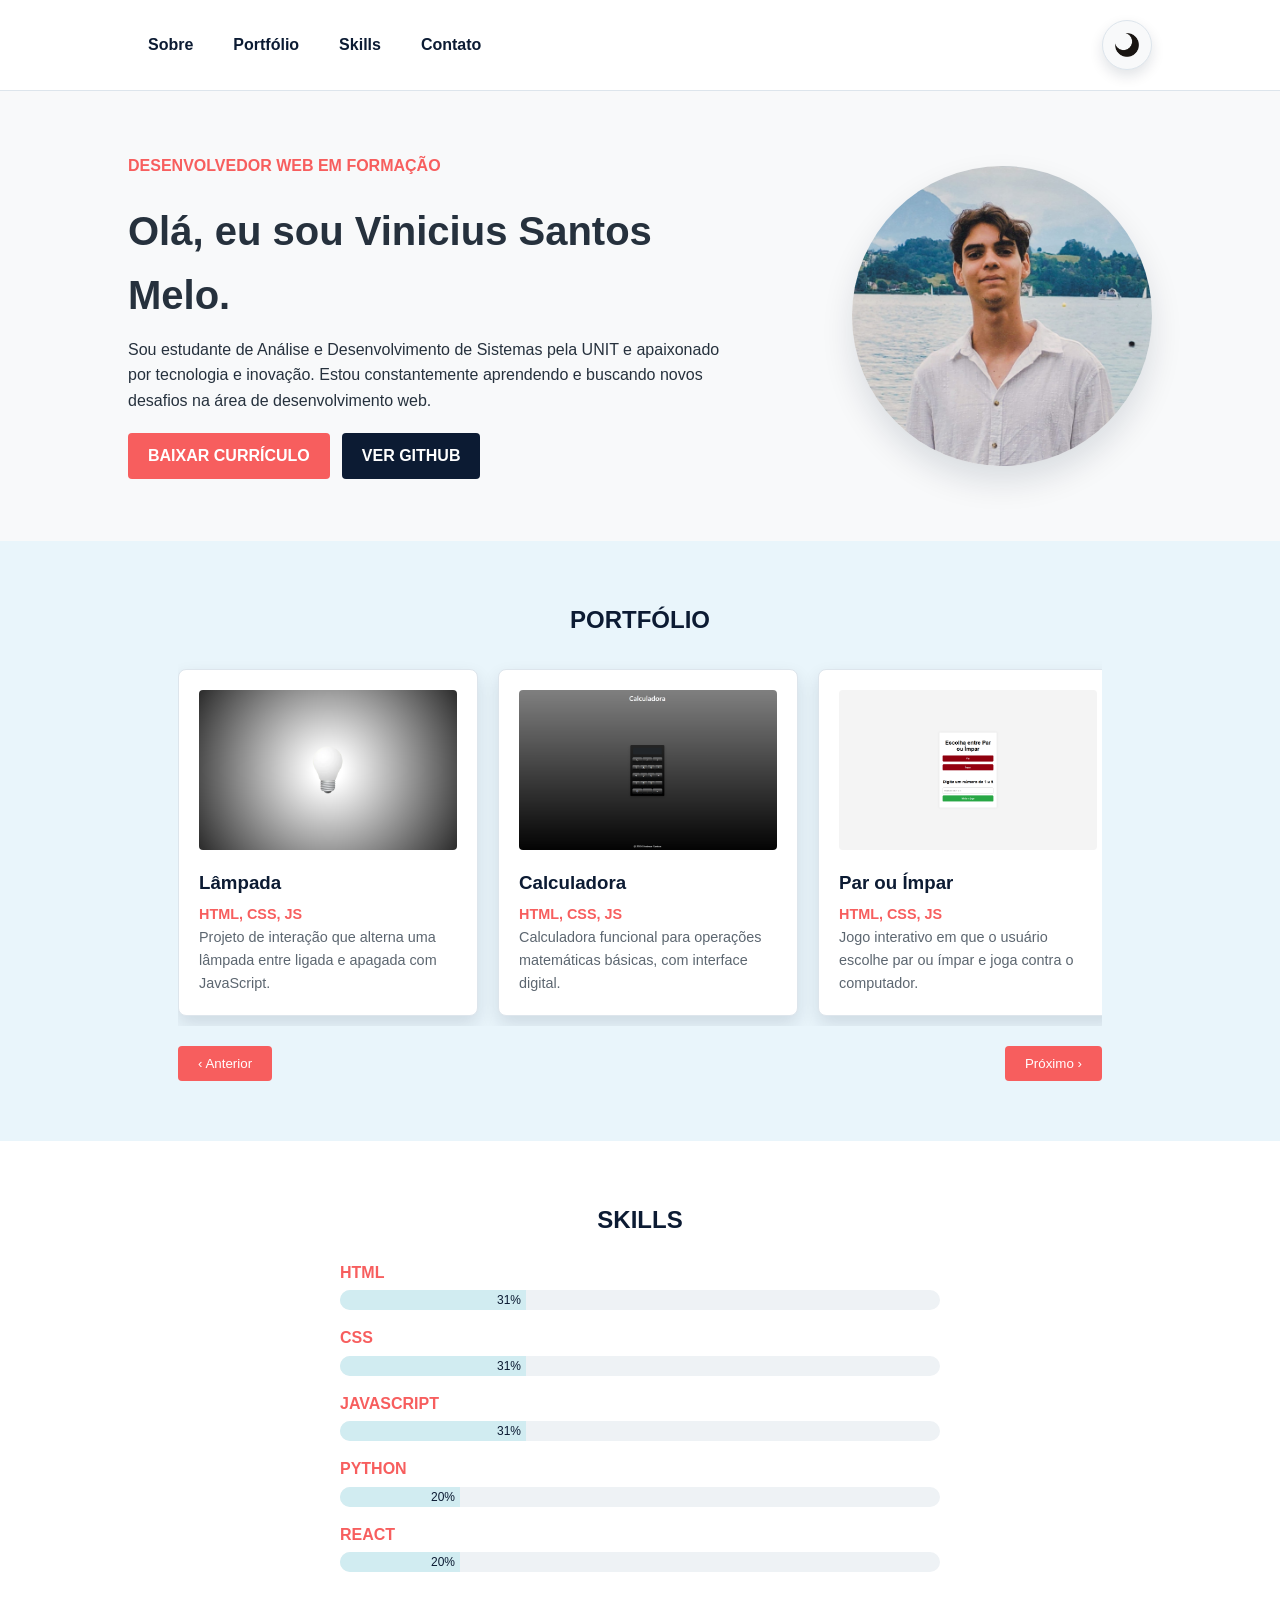
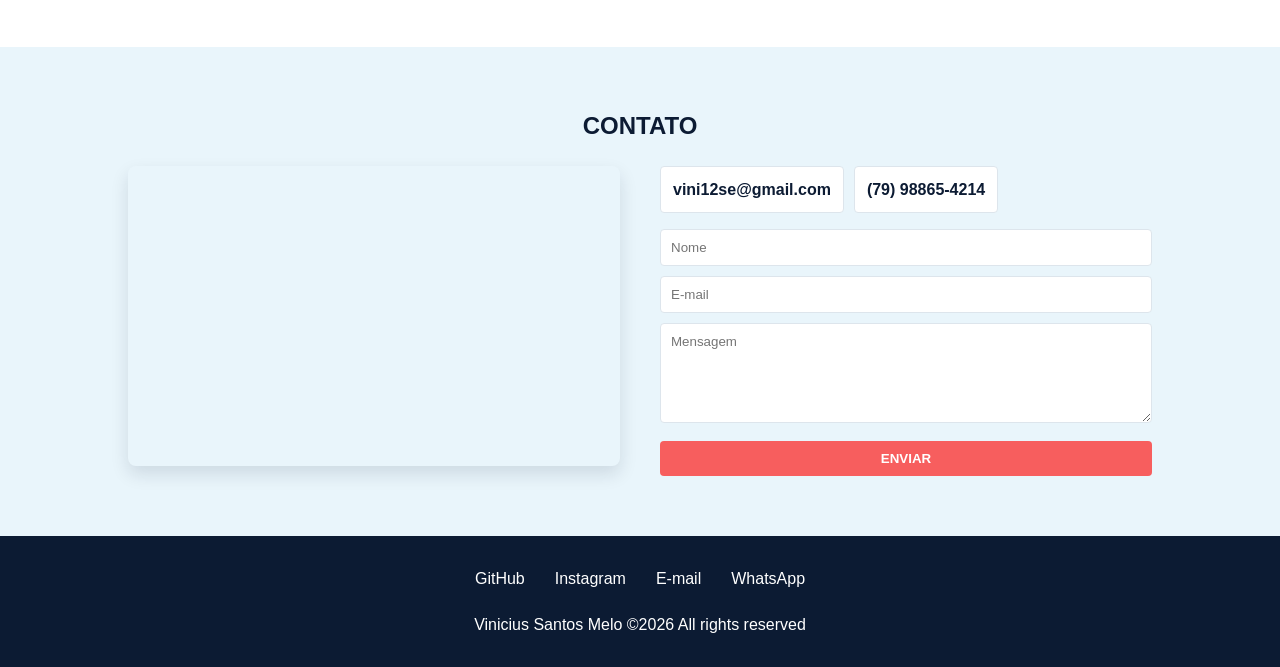
<file: index.html>
<!DOCTYPE html>
<html lang="pt-BR">

<head>
    <meta charset="UTF-8" />
    <meta name="viewport" content="width=device-width, initial-scale=1.0" />
    <meta name="description" content="Portfólio de Vinicius Santos Melo, estudante de Análise e Desenvolvimento de Sistemas e desenvolvedor web em formação.">
    <title>Vinicius Santos Melo - Portfólio</title>
    <link rel="stylesheet" href="style.css">
    <link rel="icon" href="assets/icon.png">
</head>

<body>
    <header>
        <nav aria-label="Navegação principal">
            <ul class="nav-links">
                <li><a href="#about">Sobre</a></li>
                <li><a href="#portfolio">Portfólio</a></li>
                <li><a href="#skills">Skills</a></li>
                <li><a href="#contact">Contato</a></li>
            </ul>
            <div class="burger" aria-label="Abrir menu" role="button" tabindex="0">
                <div class="line1"></div>
                <div class="line2"></div>
                <div class="line3"></div>
            </div>
        </nav>
        <button id="darkModeToggle" class="dark-mode-toggle" aria-label="Alternar tema">
            <img src="assets/moon.png" class="dark-mode-icon" alt="Modo escuro">
            <img src="assets/sun.png" class="dark-mode-icon" alt="Modo claro" style="display: none;">
        </button>
    </header>

    <section class="hero" id="about">
        <div class="hero-text">
            <p class="eyebrow">Desenvolvedor Web em formação</p>
            <h1>Olá, eu sou Vinicius Santos Melo.</h1>
            <p>Sou estudante de Análise e Desenvolvimento de Sistemas pela UNIT e apaixonado por tecnologia e inovação. Estou constantemente aprendendo e buscando novos desafios na área de desenvolvimento web.</p>
            <div class="hero-actions">
                <a href="assets/curriculo-vinicius-santos-melo.pdf" download class="btn">BAIXAR CURRÍCULO</a>
                <a href="https://github.com/ViniciusMelo01/PortF-lio-pessoal" target="_blank" rel="noopener noreferrer" class="btn btn-secondary">VER GITHUB</a>
            </div>
        </div>
        <img src="assets/foto-vinicius.jpeg" alt="Foto de Vinicius Santos Melo">
    </section>

    <section class="portfolio" id="portfolio">
        <h2>PORTFÓLIO</h2>
        <div class="carousel-wrapper">
            <div class="carousel-container">
                <div class="carousel-track" id="carouselTrack">
                    <a href="Portfólio/lampada/Lâmpada - Atividade/Lampada - Atividade/index.html" target="_blank" rel="noopener noreferrer" class="portfolio-item">
                        <img src="assets/cover-lampada.png" alt="Projeto Lâmpada">
                        <h3>Lâmpada</h3>
                        <p>HTML, CSS, JS</p>
                        <p>Projeto de interação que alterna uma lâmpada entre ligada e apagada com JavaScript.</p>
                    </a>
                    <a href="Portfólio/calculadora/atividade/atividade/index.html" target="_blank" rel="noopener noreferrer" class="portfolio-item">
                        <img src="assets/cover-calculadora.png" alt="Projeto Calculadora">
                        <h3>Calculadora</h3>
                        <p>HTML, CSS, JS</p>
                        <p>Calculadora funcional para operações matemáticas básicas, com interface digital.</p>
                    </a>
                    <a href="Portfólio/impar-ou-par/Atv.Lista tarefa/atividade_lista_tarefas/index.html" target="_blank" rel="noopener noreferrer" class="portfolio-item">
                        <img src="assets/cover-impar-ou-par.png" alt="Projeto Par ou Ímpar">
                        <h3>Par ou Ímpar</h3>
                        <p>HTML, CSS, JS</p>
                        <p>Jogo interativo em que o usuário escolhe par ou ímpar e joga contra o computador.</p>
                    </a>
                    <a href="Portfólio/lista-de-tarefas/atividade_lista_tarefas/index.html" target="_blank" rel="noopener noreferrer" class="portfolio-item">
                        <img src="assets/cover-lista-tarefas.svg" alt="Projeto Lista de Tarefas">
                        <h3>Lista de Tarefas</h3>
                        <p>HTML, CSS, JS</p>
                        <p>Aplicação simples para adicionar e remover tarefas com persistência no navegador.</p>
                    </a>
                    <a href="Portfólio/selecione-um-carro/SELECIONE UM CARRO/index.html" target="_blank" rel="noopener noreferrer" class="portfolio-item">
                        <img src="assets/cover-selecione-carro.png" alt="Projeto Selecione um Carro">
                        <h3>Selecione um Carro</h3>
                        <p>HTML, CSS, JS</p>
                        <p>Experiência interativa para escolher carros, acelerar, desacelerar e visualizar a corrida.</p>
                    </a>
                </div>
            </div>
            <div class="carousel-buttons">
                <button class="prev" type="button" aria-label="Projeto anterior">‹ Anterior</button>
                <button class="next" type="button" aria-label="Próximo projeto">Próximo ›</button>
            </div>
        </div>
    </section>

    <section class="skills" id="skills">
        <h2>SKILLS</h2>
        <div class="skill">
            <div class="label">HTML</div>
            <div class="progress">
                <div class="progress-bar" style="width: 0%;">90%</div>
            </div>
        </div>
        <div class="skill">
            <div class="label">CSS</div>
            <div class="progress">
                <div class="progress-bar" style="width: 0%;">90%</div>
            </div>
        </div>
        <div class="skill">
            <div class="label">JAVASCRIPT</div>
            <div class="progress">
                <div class="progress-bar" style="width: 0%;">50%</div>
            </div>
        </div>
        <div class="skill">
            <div class="label">PYTHON</div>
            <div class="progress">
                <div class="progress-bar" style="width: 0%;">20%</div>
            </div>
        </div>
        <div class="skill">
            <div class="label">REACT</div>
            <div class="progress">
                <div class="progress-bar" style="width: 0%;">20%</div>
            </div>
        </div>
    </section>

    <section class="contact" id="contact">
        <h2>CONTATO</h2>
        <div class="contact-container">
            <div class="map-container">
                <iframe
                    title="Localização aproximada"
                    src="https://www.google.com/maps/embed?pb=!1m18!1m12!1m3!1d3916.8948527524153!2d-37.07951712408035!3d-10.971308689189572!2m3!1f0!2f0!3f0!3m2!1i1024!2i768!4f13.1!3m3!1m2!1s0x71ab17376de3a13%3A0xdc179b0e5e69f916!2sBem%20Viver%20Residencial%20Clube!5e0!3m2!1spt-BR!2sbr!4v1748649735482!5m2!1spt-BR!2sbr"
                    width="600" height="450" style="border:0;" allowfullscreen="" loading="lazy"
                    referrerpolicy="no-referrer-when-downgrade"></iframe>
            </div>
            <div class="form-container">
                <div class="contact-links">
                    <a href="mailto:vini12se@gmail.com">vini12se@gmail.com</a>
                    <a href="https://wa.me/5579988654214" target="_blank" rel="noopener noreferrer">(79) 98865-4214</a>
                </div>
                <form id="contactForm">
                    <input type="text" name="nome" placeholder="Nome" required />
                    <input type="email" name="email" placeholder="E-mail" required />
                    <textarea name="mensagem" placeholder="Mensagem" rows="4" required></textarea>
                    <button type="submit">ENVIAR</button>
                </form>
            </div>
        </div>
    </section>

    <footer>
        <div class="social-icons">
            <a href="https://github.com/ViniciusMelo01" target="_blank" rel="noopener noreferrer">
                <span>GitHub</span>
            </a>
            <a href="https://www.instagram.com/vini_melo04?igsh=MTUwNjlqcXp5bnB0dA==" target="_blank" rel="noopener noreferrer">
                <span>Instagram</span>
            </a>
            <a href="mailto:vini12se@gmail.com">
                <span>E-mail</span>
            </a>
            <a href="https://wa.me/5579988654214" target="_blank" rel="noopener noreferrer">
                <span>WhatsApp</span>
            </a>
        </div>
        <p>Vinicius Santos Melo ©2026 All rights reserved</p>
    </footer>

    <script src="script.js" defer></script>
</body>

</html>
</file>
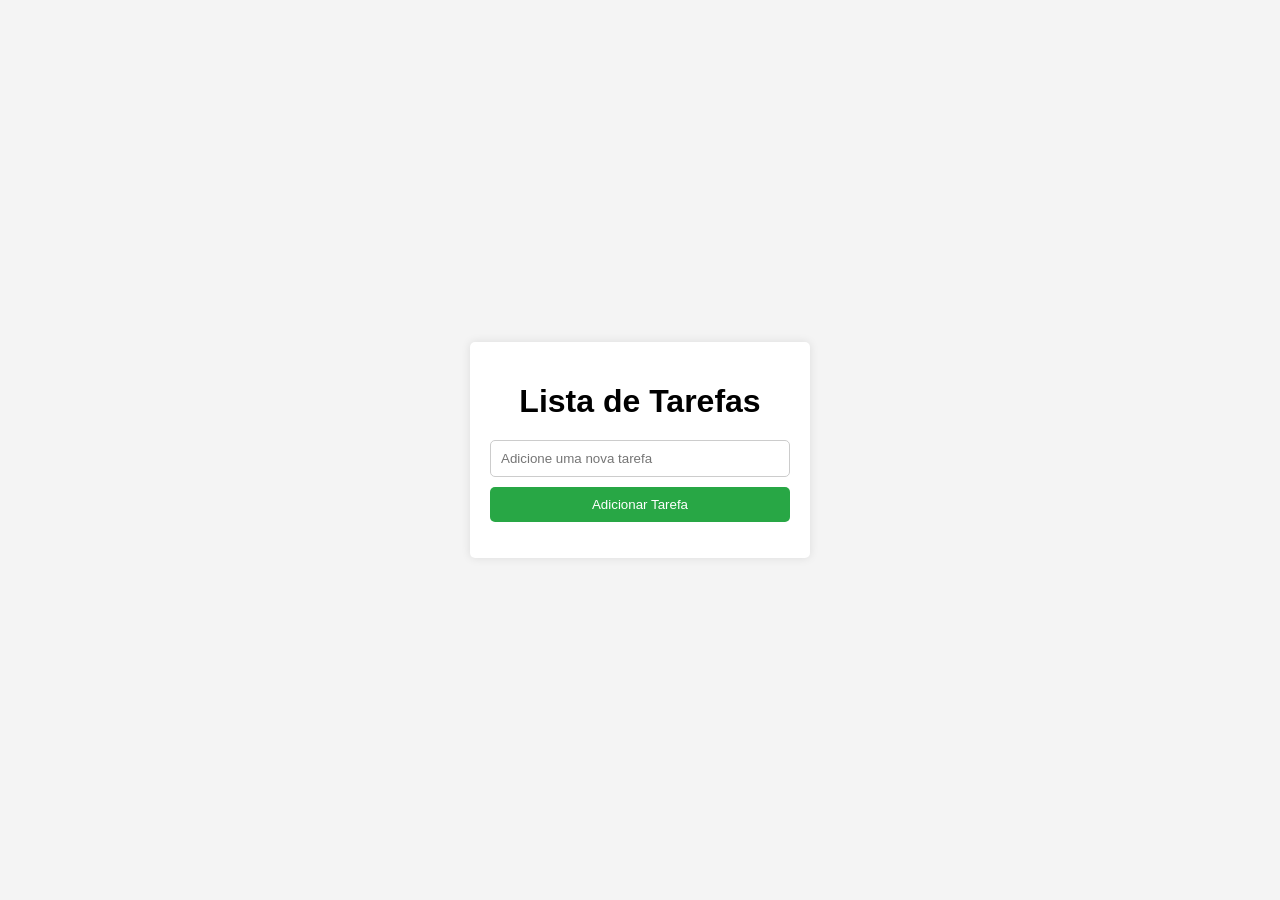
<file: Portfólio/lista-de-tarefas/atividade_lista_tarefas/index.html>
<html lang="pt-BR">
<head>
    <meta charset="UTF-8">
    <meta name="viewport" content="width=device-width, initial-scale=1.0">
    <title>Lista de Tarefas</title>
    <link rel="stylesheet" href="styles.css">
    <script src="script.js" defer></script>
</head>
<body>
    <div class="container">
        <h1>Lista de Tarefas</h1>
        <input type="text" id="taskInput" placeholder="Adicione uma nova tarefa">
        <button id="addTaskBtn">Adicionar Tarefa</button>
        <ul id="taskList"></ul>
    </div>
</body>
</html>
</file>
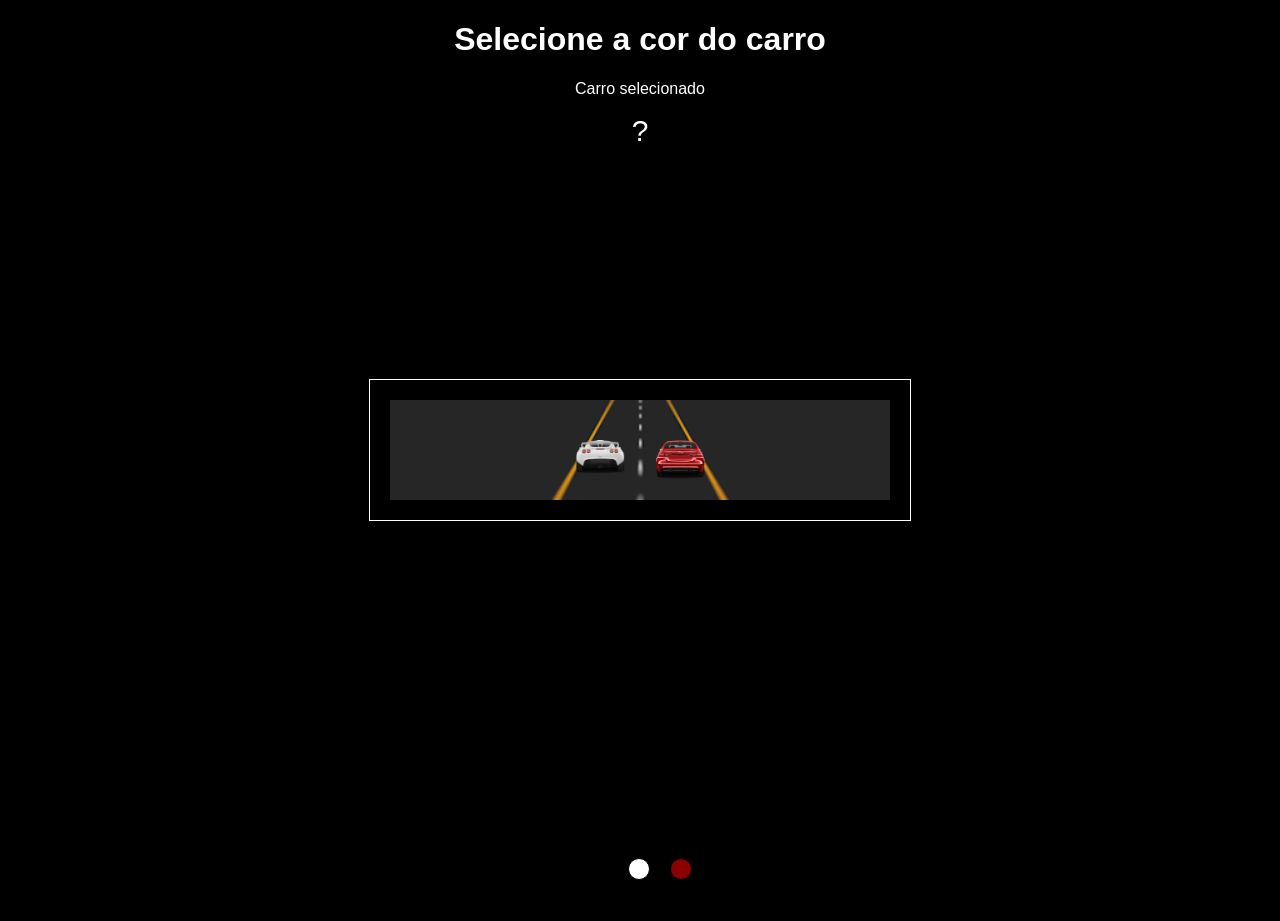
<file: Portfólio/selecione-um-carro/SELECIONE UM CARRO/index.html>
<!DOCTYPE html>
<html lang="pt-br">
<head>
    <meta charset="UTF-8">
    <meta name="viewport" content="width=device-width, initial-scale=1.0">
    <link rel="stylesheet" href="style.css">
    <title>SELECIONE UM CARRO</title>
</head>
<body>
    <header>
        <div class="text">
            <h1>Selecione a cor do carro</h1>
            <p>Carro selecionado <div id="result">?</div></p>
        </div>
    </header>
    <main>
        <div class="container">
            <div class="track"></div>
            <div id="white"></div>
            <div id="red"></div>
            <audio src="assets/audio/cars.mp3" autoplay></audio>
        </div>
    </main>
    <footer>
        <nav>
            <div class="btn_circle_1" id="branco"></div>
            <div class="btn_circle_2" id="vermelho"></div>
            <div class="btn" id="resetar">Resetar</div>
            <div class="btn" id="acelerar">Acelerar</div>
            <div class="btn" id="desacelerar">Desacelerar</div>
        </nav>
    </footer>
</body>
<script src="script.js"></script>
</html>
</file>
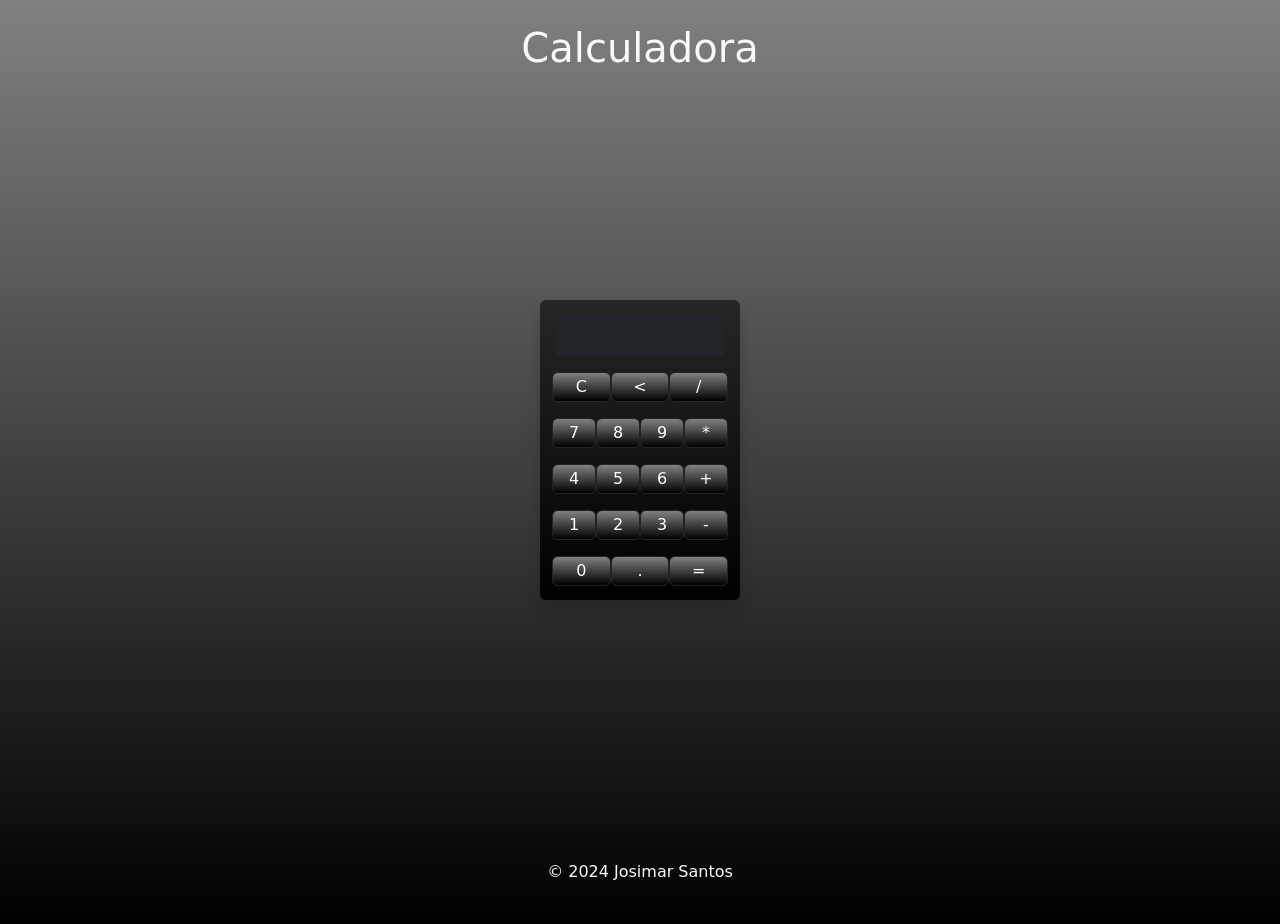
<file: Portfólio/calculadora/atividade/atividade/index.html>
<!DOCTYPE html>
<html lang="en">
<head>
    <meta charset="UTF-8">
    <meta name="viewport" content="width=device-width, initial-scale=1.0">
    <title>Calculator</title>
    <link rel="stylesheet" href="style.css">
    <link href="https://cdn.jsdelivr.net/npm/bootstrap@5.3.3/dist/css/bootstrap.min.css" rel="stylesheet" integrity="sha384-QWTKZyjpPEjISv5WaRU9OFeRpok6YctnYmDr5pNlyT2bRjXh0JMhjY6hW+ALEwIH" crossorigin="anonymous">
</head>
<body>
    <header class="header text-center my-4">
        <h1 class="text-light">Calculadora</h1>
    </header>
    <main class="d-flex justify-content-center">
        <div class="calc bg-black bg-gradient p-3 rounded shadow">
            <div class="display bg-dark pb-3 mb-3 rounded text-light text-end" id="display"></div>
            <div class="btns">
                <div class="row g-2"> 
                    <button onclick="clearAll()" class="btn col btn-dark d-flex justify-content-center align-items-center" aria-label="Clear">C</button>
                    <button onclick="backspace()" class="btn col btn-dark d-flex justify-content-center align-items-center" aria-label="Backspace"><</button>
                    <button onclick="pressed('/')" class="btn col btn-dark d-flex justify-content-center align-items-center" aria-label="Divide">/</button>
                </div>
                <div class="row g-2 mt-2">
                    <button onclick="pressed('7')" class="btn col btn-dark d-flex justify-content-center align-items-center" aria-label="Seven">7</button>
                    <button onclick="pressed('8')" class="btn col btn-dark d-flex justify-content-center align-items-center" aria-label="Eight">8</button>
                    <button onclick="pressed('9')" class="btn col btn-dark d-flex justify-content-center align-items-center" aria-label="Nine">9</button>
                    <button onclick="pressed('*')" class="btn col btn-dark d-flex justify-content-center align-items-center" aria-label="Multiply">*</button>
                </div>
                <div class="row g-2 mt-2">
                    <button onclick="pressed('4')" class="btn col btn-dark d-flex justify-content-center align-items-center" aria-label="Four">4</button>
                    <button onclick="pressed('5')" class="btn col btn-dark d-flex justify-content-center align-items-center" aria-label="Five">5</button>
                    <button onclick="pressed('6')" class="btn col btn-dark d-flex justify-content-center align-items-center" aria-label="Six">6</button>
                    <button onclick="pressed('+')" class="btn col btn-dark d-flex justify-content-center align-items-center" aria-label="Add">+</button>
                </div>
                <div class="row g-2 mt-2">
                    <button onclick="pressed('1')" class="btn col btn-dark d-flex justify-content-center align-items-center" aria-label="One">1</button>
                    <button onclick="pressed('2')" class="btn col btn-dark d-flex justify-content-center align-items-center" aria-label="Two">2</button>
                    <button onclick="pressed('3')" class="btn col btn-dark d-flex justify-content-center align-items-center" aria-label="Three">3</button>
                    <button onclick="pressed('-')" class="btn col btn-dark d-flex justify-content-center align-items-center" aria-label="Subtract">-</button>
                </div>
                <div class="row g-2 mt-2">
                    <button onclick="pressed('0')" class="btn col btn-dark d-flex justify-content-center align-items-center" aria-label="Zero">0</button>
                    <button onclick="pressed('.')" class="btn col btn-dark d-flex justify-content-center align-items-center" aria-label="Decimal">.</button>
                    <button onclick="calculate()" class="btn col btn-dark d-flex justify-content-center align-items-center" aria-label="Equals">=</button>
                </div>
            </div>
        </div>
    </main>
    <footer class="footer text-light fixed-bottom mt-auto text-center">
        <p>&copy; 2024 Josimar Santos</p>
    </footer>
    <script src="script.js"></script>
    <script src="https://cdn.jsdelivr.net/npm/bootstrap@5.3.3/dist/js/bootstrap.bundle.min.js" integrity="sha384-YvpcrYf0tY3lHB60NNkmXc5s9fDVZLESaAA55NDzOxhy9GkcIdslK1eN7N6jIeHz" crossorigin="anonymous"></script>
</body>
</html>
</file>
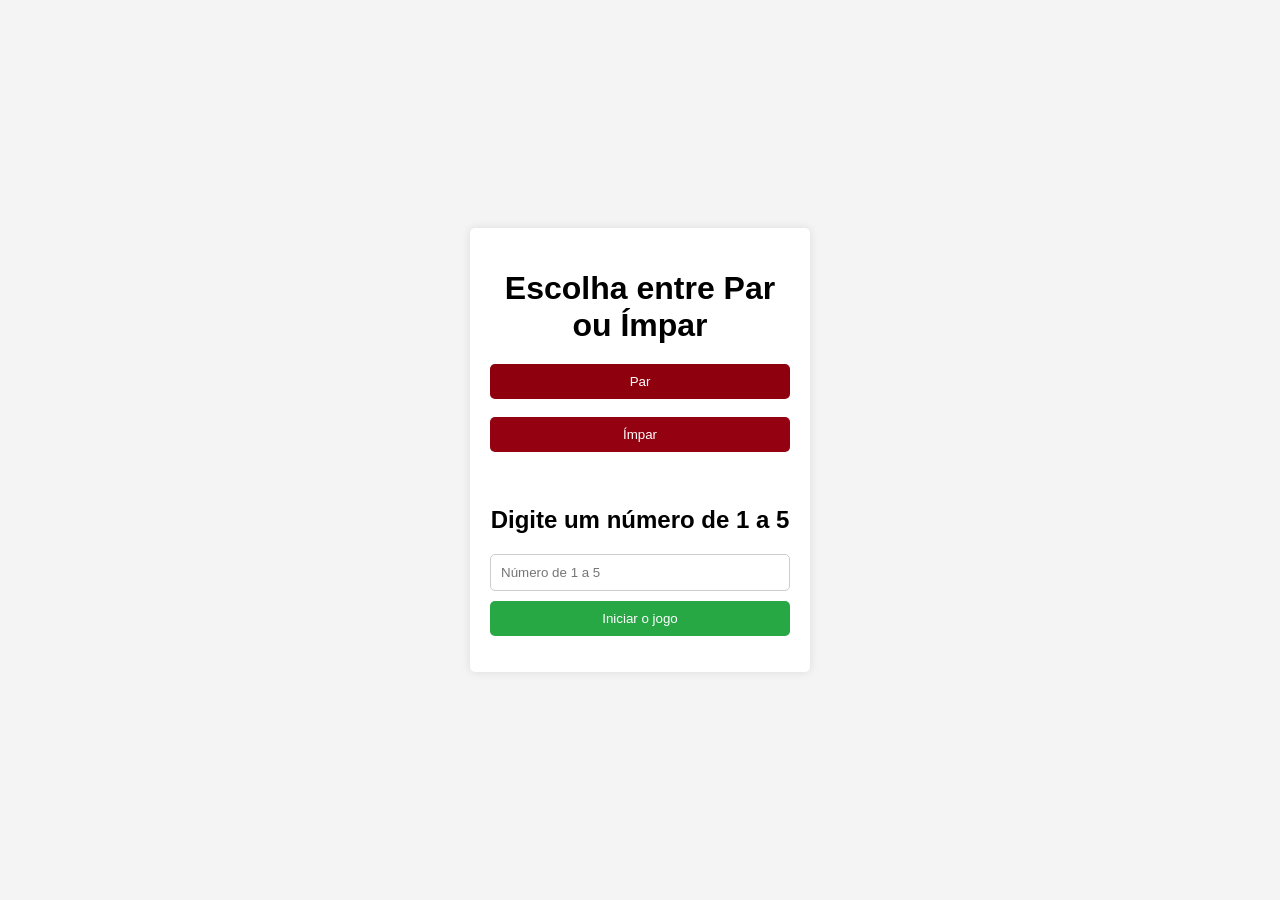
<file: Portfólio/impar-ou-par/Atv.Lista tarefa/atividade_lista_tarefas/index.html>
<html lang="pt-BR">
    <head>
        <meta charset="UTF-8" />
        <meta name="viewport" content="width=device-width, initial-scale=1.0" />
        <title>Jogo de Par ou Ímpar</title>
        <link rel="stylesheet" href="styles.css" />
        <script src="script.js" defer></script>
    </head>
    <body>
        <div class="container">
            <h1>Escolha entre Par ou Ímpar</h1>
            <button id="ParBtn">Par</button>
            <br />
            <br />
            <button id="ImparBtn">Ímpar</button>
            <ul id="taskList"></ul>
            <br />
            <h2>Digite um número de 1 a 5</h2>
            <input type="text" id="NumeroInput" placeholder="Número de 1 a 5" />
            <button id="StartBtn">Iniciar o jogo</button>
            <ul id="taskList"></ul>
        </div>
    </body>
</html>
</file>
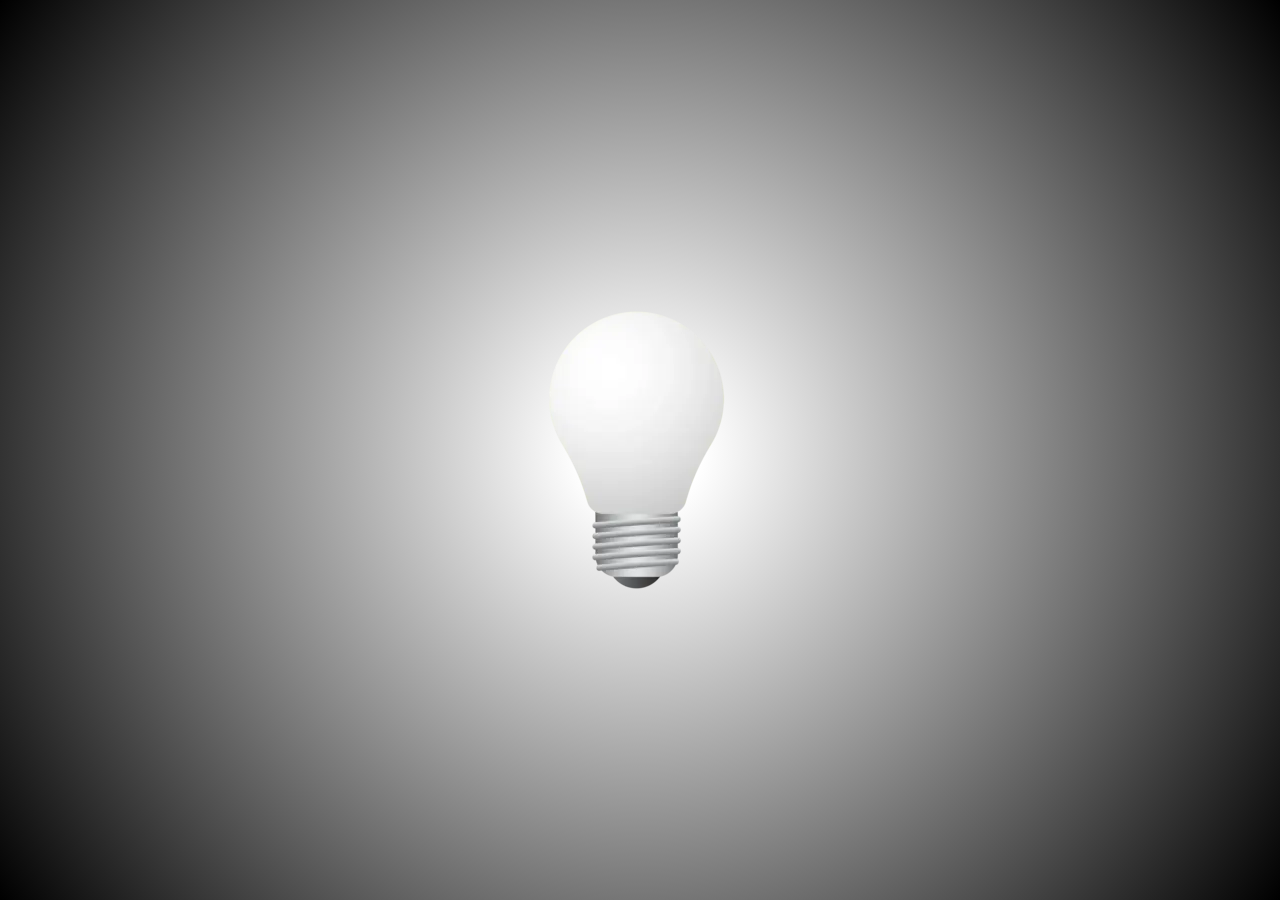
<file: Portfólio/lampada/Lâmpada - Atividade/Lampada - Atividade/index.html>
<!DOCTYPE html>
<html lang="pt-BR">
<head>
    <meta charset="UTF-8">
    <meta name="viewport" content="width=device-width, initial-scale=1.0">
    <title>Lâmpada</title>
    <link rel="stylesheet" href="style.css">
</head>
<body>
    <div class="container">
        <img id="lamp" src="assets/lamp_off.png" alt="Lâmpada apagada">
        <script src="ligar.js"></script>
    </div>
</body>
</html>
</file>
<file: style.css>
* {
  margin: 0;
  padding: 0;
  box-sizing: border-box;
}

:root {
  --bg: #ffffff;
  --surface: #ffffff;
  --surface-alt: #f8f9fa;
  --section-alt: #e9f5fb;
  --text: #26313d;
  --text-muted: #5c6670;
  --heading: #0c1b33;
  --border: #dde5ec;
  --accent: #f75e5e;
  --accent-hover: #e34c4c;
  --secondary: #0c1b33;
  --secondary-hover: #182a48;
  --progress-track: #eef2f5;
  --progress-fill: #d1ecf1;
  --shadow: rgba(12, 27, 51, 0.12);
  color-scheme: light;
}

body {
  font-family: "Arial", sans-serif;
  line-height: 1.6;
  background: var(--bg);
  color: var(--text);
  overflow-x: hidden;
  transition: background 0.3s ease, color 0.3s ease;
}

header {
  display: flex;
  justify-content: space-between;
  align-items: center;
  padding: 20px 10%;
  background: var(--surface);
  position: sticky;
  top: 0;
  z-index: 100;
  border-bottom: 1px solid var(--border);
  transition: background 0.3s ease, border-color 0.3s ease;
}

nav {
  display: flex;
  align-items: center;
}

.nav-links {
  display: flex;
  list-style: none;
}

.nav-links a {
  margin: 0 20px;
  text-decoration: none;
  color: var(--heading);
  font-weight: bold;
  transition: color 0.3s;
}

.nav-links a:hover {
  color: var(--accent);
}

.burger {
  display: none;
  cursor: pointer;
  z-index: 101;
}

.burger div {
  width: 25px;
  height: 3px;
  background-color: var(--heading);
  margin: 5px;
  transition: all 0.3s ease;
}

.hero {
  display: flex;
  justify-content: space-between;
  align-items: center;
  padding: 60px 10%;
  background: var(--surface-alt);
  min-height: 50vh;
  gap: 40px;
  transition: background 0.3s ease;
}

.hero-text {
  max-width: 600px;
}

.eyebrow {
  color: var(--accent);
  font-weight: 700;
  letter-spacing: 0;
  text-transform: uppercase;
}

.hero h1 {
  font-size: 2.5em;
  margin-bottom: 10px;
}

.hero p {
  margin-bottom: 20px;
}

.hero-actions {
  display: flex;
  flex-wrap: wrap;
  gap: 12px;
}

.btn {
  background: var(--accent);
  color: white;
  padding: 10px 20px;
  border: none;
  cursor: pointer;
  font-weight: bold;
  transition: background 0.3s;
  border-radius: 4px;
  text-decoration: none;
}

.btn:hover {
  background: var(--accent-hover);
}

.btn-secondary {
  background: var(--secondary);
}

.btn-secondary:hover {
  background: var(--secondary-hover);
}

.hero-avatar {
  width: 300px;
  height: 300px;
  border-radius: 50%;
  background:
    radial-gradient(circle at 32% 25%, rgba(255, 255, 255, 0.5), transparent 28%),
    linear-gradient(135deg, #0c1b33 0%, #246b73 54%, #f75e5e 100%);
  box-shadow: 0 16px 32px rgba(12, 27, 51, 0.22);
  color: white;
  display: grid;
  place-items: center;
  flex: 0 0 auto;
  font-size: 5rem;
  font-weight: 800;
}

.hero img {
  width: 300px;
  height: 300px;
  border-radius: 50%;
  object-fit: cover;
  box-shadow: 0 16px 32px var(--shadow);
}

section {
  padding: 60px 10%;
}

.portfolio {
  background: var(--section-alt);
  transition: background 0.3s ease;
}

.portfolio h2,
.skills h2,
.contact h2 {
  margin-bottom: 20px;
  color: var(--heading);
  text-align: center;
}

.carousel-wrapper {
  position: relative;
  padding: 0 50px;
  overflow: hidden;
}

.carousel-container {
  overflow: hidden;
  scroll-behavior: smooth;
}

.carousel-track {
  display: flex;
  transition: transform 0.5s ease;
  width: max-content;
  gap: 20px;
  padding: 10px 0;
}

.portfolio-item {
  flex: 0 0 300px;
  background: var(--surface);
  padding: 20px;
  border-radius: 8px;
  text-decoration: none;
  color: inherit;
  scroll-snap-align: start;
  border: 1px solid var(--border);
  box-shadow: 0 8px 18px var(--shadow);
  transition: transform 0.3s, box-shadow 0.3s, background 0.3s ease, border-color 0.3s ease;
}

.portfolio-item:hover {
  transform: translateY(-5px);
  box-shadow: 0 6px 12px rgba(0, 0, 0, 0.15);
}

.portfolio-item img {
  width: 100%;
  border-radius: 4px;
  margin-bottom: 10px;
  height: 160px;
  object-fit: cover;
}

.portfolio-item h3 {
  margin-bottom: 5px;
  color: var(--heading);
}

.portfolio-item p {
  font-size: 0.9em;
  color: var(--text-muted);
}

.portfolio-item p:first-of-type {
  color: var(--accent);
  font-weight: 700;
}

.carousel-buttons {
  display: flex;
  justify-content: space-between;
  margin-top: 20px;
}

.carousel-buttons button {
  background: var(--accent);
  color: white;
  border: none;
  padding: 10px 20px;
  cursor: pointer;
  border-radius: 4px;
  transition: background 0.3s;
}

.carousel-buttons button:hover {
  background: var(--accent-hover);
}

.skills {
  background: var(--bg);
  transition: background 0.3s ease;
}

.skill {
  margin-bottom: 15px;
  max-width: 600px;
  margin-left: auto;
  margin-right: auto;
}

.label {
  font-weight: bold;
  color: var(--accent);
  margin-bottom: 5px;
}

.progress {
  background: var(--progress-track);
  height: 20px;
  border-radius: 10px;
  overflow: hidden;
}

.progress-bar {
  height: 100%;
  background: var(--progress-fill);
  text-align: right;
  padding-right: 5px;
  line-height: 20px;
  font-size: 12px;
  transition: width 1s ease-out;
  color: var(--heading);
}

.contact {
  background: var(--section-alt);
  transition: background 0.3s ease;
}

.contact-container {
  display: flex;
  gap: 40px;
  align-items: flex-start;
  justify-content: center;
  width: 100%;
  flex-wrap: wrap;
}

.map-container {
  flex: 1;
  min-width: 300px;
  max-width: 500px;
}

.form-container {
  flex: 1;
  min-width: 300px;
  max-width: 500px;
}

.contact-links {
  display: flex;
  flex-wrap: wrap;
  gap: 10px;
  margin-bottom: 16px;
}

.contact-links a {
  background: var(--surface);
  border: 1px solid var(--border);
  border-radius: 4px;
  color: var(--heading);
  font-weight: 700;
  padding: 10px 12px;
  text-decoration: none;
}

.contact-links a:hover {
  border-color: var(--accent);
  color: var(--accent);
}

.contact iframe {
  width: 100%;
  height: 300px;
  border: none;
  border-radius: 8px;
  box-shadow: 0 8px 18px var(--shadow);
}

form {
  width: 100%;
}

form input,
form textarea {
  width: 100%;
  padding: 10px;
  margin-bottom: 10px;
  background: var(--surface);
  border: 1px solid var(--border);
  border-radius: 4px;
  color: var(--text);
  font-family: inherit;
  transition: background 0.3s ease, border-color 0.3s ease, color 0.3s ease;
}

form textarea {
  resize: vertical;
  min-height: 100px;
}

form button {
  background: var(--accent);
  color: white;
  border: none;
  padding: 10px 20px;
  font-weight: bold;
  cursor: pointer;
  transition: background 0.3s;
  border-radius: 4px;
  width: 100%;
}

form button:hover {
  background: var(--accent-hover);
}

footer {
  text-align: center;
  padding: 30px 10%;
  background: var(--secondary);
  color: white;
}

.social-icons {
  display: flex;
  justify-content: center;
  gap: 30px;
  flex-wrap: wrap;
  margin-bottom: 20px;
}

.social-icons a {
  color: white;
  text-decoration: none;
  transition: transform 0.3s;
  display: flex;
  align-items: center;
  gap: 8px;
}

.social-icons a:hover {
  transform: translateY(-3px);
  color: var(--accent);
}

@media (max-width: 768px) {
  body.nav-active {
    overflow: hidden;
    height: 100vh;
  }

  .nav-links {
    position: fixed;
    right: 0;
    top: 0;
    height: 100vh;
    background: white;
    display: flex;
    flex-direction: column;
    align-items: center;
    width: 100%;
    transform: translateX(100%);
    transition: transform 0.5s ease-in;
    z-index: 100;
    padding-top: 80px;
    box-shadow: -5px 0 15px rgba(0, 0, 0, 0.1);
  }

  .nav-links a {
    margin: 25px 0;
    font-size: 1.2em;
    opacity: 0;
  }

  .burger {
    display: block;
    position: relative;
    z-index: 101;
  }

  .nav-active .nav-links {
    transform: translateX(0%);
  }

  .nav-active .nav-links a {
    opacity: 1;
  }

  .toggle .line1 {
    transform: rotate(-45deg) translate(-5px, 6px);
  }

  .toggle .line2 {
    opacity: 0;
  }

  .toggle .line3 {
    transform: rotate(45deg) translate(-5px, -6px);
  }

  .dark-mode .nav-links {
    background-color: #2d2d2d;
  }

  .hero {
    flex-direction: column;
    text-align: center;
    gap: 30px;
    height: auto;
  }

  .hero-text {
    order: 2;
  }

  .hero img {
    order: 1;
  }

  .hero-avatar {
    order: 1;
    width: 220px;
    height: 220px;
    font-size: 4rem;
  }

  .hero-actions {
    justify-content: center;
  }

  .carousel-wrapper {
    padding: 0 20px;
  }

  .carousel-buttons {
    justify-content: center;
    gap: 20px;
  }

  .contact-container {
    flex-direction: column;
    align-items: center;
  }

  .map-container,
  .form-container {
    width: 100%;
    max-width: 100%;
  }
}

@keyframes navLinkFade {
  from {
    opacity: 0;
    transform: translateX(50px);
  }
  to {
    opacity: 1;
    transform: translateX(0);
  }
}

.dark-mode {
  --bg: #121820;
  --surface: #1d2530;
  --surface-alt: #17212b;
  --section-alt: #101923;
  --text: #e7edf3;
  --text-muted: #c2ccd6;
  --heading: #ffffff;
  --border: #2f3d4b;
  --accent: #ff7a7a;
  --accent-hover: #ff6262;
  --secondary: #0b1118;
  --secondary-hover: #23364a;
  --progress-track: #293541;
  --progress-fill: #8bd8e6;
  --shadow: rgba(0, 0, 0, 0.32);
  color: var(--text);
  color-scheme: dark;
}

.dark-mode header {
  background-color: var(--surface);
  border-bottom: 1px solid var(--border);
}

.dark-mode .burger div {
  background-color: var(--heading);
}

.dark-mode .nav-links a {
  color: var(--heading);
}

.dark-mode .nav-links a:hover {
  color: var(--accent);
}

.dark-mode .hero {
  background-color: var(--surface-alt);
}

.dark-mode .hero h1,
.dark-mode .portfolio h2,
.dark-mode .skills h2,
.dark-mode .contact h2 {
  color: var(--heading);
}

.dark-mode .portfolio {
  background-color: var(--section-alt);
}

.dark-mode .portfolio-item {
  background-color: var(--surface);
  border-color: var(--border);
  color: var(--text);
}

.dark-mode .portfolio-item h3 {
  color: var(--heading);
}

.dark-mode .portfolio-item p {
  color: var(--text-muted);
}

.dark-mode .portfolio-item p:first-of-type {
  color: var(--accent);
}

.dark-mode .skills {
  background-color: var(--bg);
}

.dark-mode .label {
  color: var(--accent);
}

.dark-mode .progress {
  background-color: var(--progress-track);
}

.dark-mode .progress-bar {
  color: #091018;
}

.dark-mode .contact {
  background-color: var(--section-alt);
}

.dark-mode form input,
.dark-mode form textarea {
  background-color: var(--surface);
  color: var(--text);
  border-color: var(--border);
}

.dark-mode form input::placeholder,
.dark-mode form textarea::placeholder {
  color: #b0b0b0;
}

.dark-mode .contact-links a {
  background-color: var(--surface);
  border-color: var(--border);
  color: var(--text);
}

.dark-mode .contact-links a:hover {
  border-color: var(--accent);
  color: var(--accent);
}

.dark-mode footer {
  background-color: var(--secondary);
  color: var(--text);
}

.dark-mode .social-icons a {
  color: var(--text);
}

.dark-mode .social-icons a:hover {
  color: var(--accent);
}

.dark-mode .btn {
  color: white;
}

.dark-mode .carousel-buttons button {
  color: white;
}

.dark-mode-toggle {
  position: relative;
  background: var(--surface-alt);
  border: 1px solid var(--border);
  border-radius: 50px;
  width: 50px;
  height: 50px;
  cursor: pointer;
  display: flex;
  align-items: center;
  justify-content: center;
  padding: 0 5px;
  margin-left: 15px;
  box-shadow: 0 6px 14px var(--shadow);
  transition: background 0.3s ease, border-color 0.3s ease, opacity 0.3s ease;
}

.dark-mode-icon {
  font-size: 16px;
  transition: all 0.3s ease;
}

.dark-mode .dark-mode-toggle {
  background-color: var(--surface);
  border-color: var(--border);
}

.dark-mode-toggle img {
  width: 24px;
  height: 24px;
}

.dark-mode-toggle:hover {
  opacity: 0.8;
}
</file>
<file: Portfólio/lista-de-tarefas/atividade_lista_tarefas/styles.css>
body {
    font-family: Arial, sans-serif;
    background-color: #f4f4f4;
    display: flex;
    justify-content: center;
    align-items: center;
    height: 100vh;
    margin: 0;
}

.container {
    background: #fff;
    padding: 20px;
    border-radius: 5px;
    box-shadow: 0 0 10px rgba(0,0,0,0.1);
    width: 300px;
    text-align: center;
}

h1 {
    margin-bottom: 20px;
}

input {
    padding: 10px;
    width: calc(100%);
    margin-bottom: 10px;
    border: 1px solid #ccc;
    border-radius: 5px;
}

button {
    padding: 10px 15px;
    background: #28a745;
    color: #fff;
    border: none;
    border-radius: 5px;
    cursor: pointer;
    width: 100%;
}

button:hover {
    background: #218838;
}

ul {
    list-style: none;
    padding: 0;
}

li {
    background: #f4f4f4;
    padding: 10px;
    margin-bottom: 10px;
    border-radius: 5px;
    display: flex;
    justify-content: space-between;
    align-items: center;
}

li button {
    background: #dc3545;
    border: none;
    color: #fff;
    padding: 5px 5px;
    border-radius: 5px;
    cursor: pointer;
    width: 30px;
    border-radius: 5px;
}

li button:hover {
    background: #c82333;
}
</file>
<file: Portfólio/selecione-um-carro/SELECIONE UM CARRO/style.css>
body, html {
    height: 100%;
    margin: 0;
    padding: 0;
    background-color: black;
    font-family: 'Gill Sans', 'Gill Sans MT', Calibri, 'Trebuchet MS', sans-serif;
    color: white;
}

.container {
    position: absolute;
    top: 50%;
    left: 50%;
    transform: translate(-50%, -50%);
    text-align: center;
    border: 1px solid white;
    padding: 20px;
    width: 500px;
    height: 100px;
    box-shadow: 5px 5px 5px black;
}

.track{
    background-image: url(assets/img/track.gif);
    width: 500px;
    height: 100px;
    background-repeat: no-repeat;
    background-size: cover;
    position: absolute;
    z-index: 1;
}

#white, #red{
    background-repeat: no-repeat;
    background-size: contain;
    position: absolute;
}

#white{  
    width: 50px;
    height: 50px;
    left: 205px;
    top: 60px;
    background-image: url(assets/img/white_lotus.png);
    z-index: 2;
}

#red{
    width: 50px;
    height: 50px;
    right: 205px;
    top: 60px;
    background-image: url(assets/img/red_jaguar.png);
    z-index: 3;
}

.text{
    text-align: center;
}

#result{
    font-size: 30px;
}

audio{
    position: absolute;
    top: 200px;
    left: 120px;
    z-index: 4;
    visibility: collapse;
}

nav{
    display: flex;
    flex-direction: row;
    justify-content:  center;
    gap: 20px;
}
 
.btn_circle_1, 
.btn_circle_2,
.btn{
    border: 1px solid black;
    border-radius: 50px;
    cursor: pointer;
}

.btn{
    height: 20px;
    width: 120px;
    text-align: center;
    display: none;
}

.btn_circle_1{
    background-color: white;
    height: 20px;
    width: 20px;
    display: block;
}

.btn_circle_2{
    background-color: DarkRed;
    height: 20px;
    width: 20px;
    display: block;
}

footer{
    position: fixed;
    bottom: 0;
    width: 100%;
    padding: 20px;
}
</file>
<file: Portfólio/calculadora/atividade/atividade/style.css>
*{
    margin: 0;
    padding: 0;
}

@font-face {
    font-family: 'DS-DIGI';
    src: url('ds_digital/DS-DIGI.TTF') format('truetype'),
         url('ds_digital/DS-DIGIB.TTF') format('truetype'),
         url('ds_digital/DS-DIGII.TTF') format('truetype'),
         url('ds_digital/DS-DIGIT.TTF') format('truetype');
}

body{
    background-image: linear-gradient(gray, black);
    background-repeat: no-repeat;
    height: 100vh;
    font-family: 'Courier New', Courier, monospace;
}

.calc{
    position: absolute;
    top: 50%;
    left: 50%;
    transform: translate(-50%, -50%);
    height: 300px;
    width: 200px;
    background-color: black;
    border-radius: 5px;    
    padding: 20px;
}

.display{
    background-color: white;
    height: 40px;
    width: auto;
    word-wrap: normal;
    overflow: hidden;
    border-radius: 5px;
    font-family: 'DS-DIGI', sans-serif;
    font-size: 30px;
}

.btn{
    font: 1em sans-serif;
    color: #fff;
    background-image: linear-gradient(gray, black);
    border-radius: 5px;
    padding: 5px;
    width: 30px;
    height: 30px;
}
</file>
<file: Portfólio/impar-ou-par/Atv.Lista tarefa/atividade_lista_tarefas/styles.css>
body {
    font-family: Arial, sans-serif;
    background-color: #f4f4f4;
    display: flex;
    justify-content: center;
    align-items: center;
    height: 100vh;
    margin: 0;
}

.container {
    background: #fff;
    padding: 20px;
    border-radius: 5px;
    box-shadow: 0 0 10px rgba(0,0,0,0.1);
    width: 300px;
    text-align: center;
}

h1 {
    margin-bottom: 20px;
}

input {
    padding: 10px;
    width: calc(100%);
    margin-bottom: 10px;
    border: 1px solid #ccc;
    border-radius: 5px;
}

button {
    padding: 10px 15px;
    background: #28a745;
    color: #fff;
    border: none;
    border-radius: 5px;
    cursor: pointer;
    width: 100%;
}

button:hover {
    background: #218838;
}

ul {
    list-style: none;
    padding: 0;
}

li {
    background: #f4f4f4;
    padding: 10px;
    margin-bottom: 10px;
    border-radius: 5px;
    display: flex;
    justify-content: space-between;
    align-items: center;
}

li button {
    background: #dc3545;
    border: none;
    color: #fff;
    padding: 5px 5px;
    border-radius: 5px;
    cursor: pointer;
    width: 30px;
    border-radius: 5px;
}

li button:hover {
    background: #c82333;
}

#ParBtn {
    background-color: #8f000e;
}

#ImparBtn {
    background-color: #940110;
}
</file>
<file: Portfólio/lampada/Lâmpada - Atividade/Lampada - Atividade/style.css>
body {
    background: radial-gradient(circle, white 8%, black 100%);
    display: flex;
    justify-content: center;
    align-items: center;
    height: 100vh;
    margin: 0;
}

.container {
    cursor: pointer;
}
</file>
